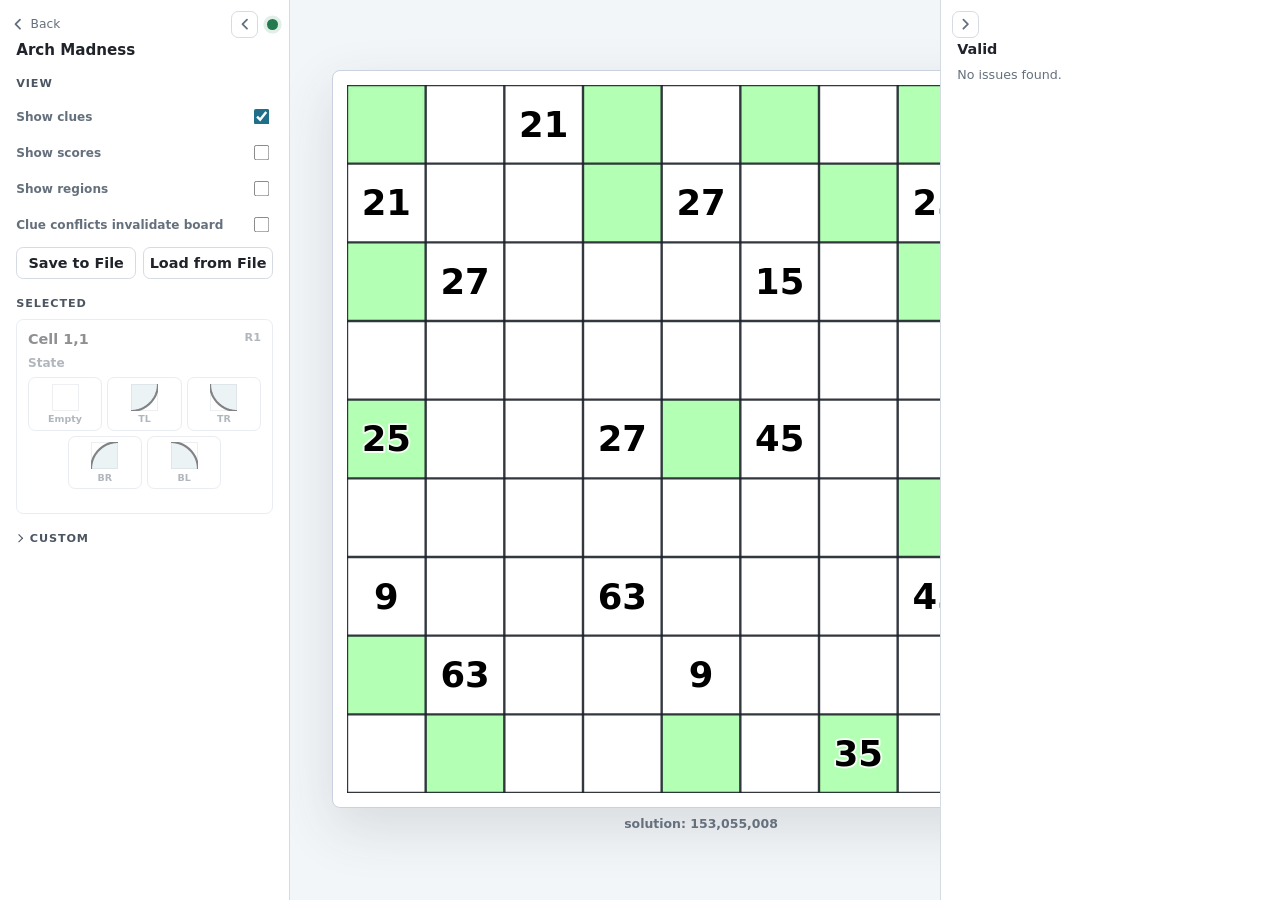
<file: 05_26_arch_madness/arch_madness.html>
<!doctype html>
<html lang="en">
<head>
  <meta charset="utf-8">
  <meta name="viewport" content="width=device-width, initial-scale=1">
  <title>Arch Madness</title>
  <link rel="stylesheet" href="./arch_madness.css">
</head>
<body>
  <div class="app" id="app">
    <aside class="side left" id="leftPanel">
      <div class="side-bar">
        <a href="index.html" class="back-arrow" aria-label="Back to index">
          <svg viewBox="0 0 16 16" fill="none" stroke="currentColor" stroke-width="2" stroke-linecap="round" stroke-linejoin="round"><polyline points="10,3 5,8 10,13"/></svg>
          <span>Back</span>
        </a>
        <button class="collapse-toggle" id="collapseLeft" type="button" aria-label="Collapse left panel">
          <svg viewBox="0 0 16 16" fill="none" stroke="currentColor" stroke-width="2" stroke-linecap="round" stroke-linejoin="round"><polyline points="10,3 5,8 10,13"/></svg>
        </button>
        <span id="statusDot" class="status-dot" aria-hidden="true"></span>
      </div>
      <div class="side-content">
        <div class="brand">
          <h1>Arch Madness</h1>
        </div>

        <section>
          <h2>View</h2>
          <div class="toggle-row">
            <label for="showClues">Show clues</label>
            <input id="showClues" type="checkbox">
          </div>
          <div class="toggle-row">
            <label for="showScores">Show scores</label>
            <input id="showScores" type="checkbox">
          </div>
          <div class="toggle-row">
            <label for="showRegions">Show regions</label>
            <input id="showRegions" type="checkbox">
          </div>
          <div class="toggle-row">
            <label for="enforceClues">Clue conflicts invalidate board</label>
            <input id="enforceClues" type="checkbox">
          </div>
          <div class="button-stack">
            <button id="saveFile" type="button">Save to File</button>
            <button id="loadFile" type="button">Load from File</button>
          </div>
          <input id="loadFileInput" type="file" accept=".arcboard" hidden>
        </section>

        <section>
          <h2>Selected</h2>
          <div class="selected-card">
            <div class="selected-title">
              <span id="selectedName">Cell</span>
              <span id="selectedRegion" class="cell-chip">R-</span>
            </div>
            <div class="control">
              <label>State</label>
              <div id="statePicker" class="state-picker"></div>
            </div>
            <div class="control" id="clueControl">
              <label for="selectedClueInput">Clue #</label>
              <input id="selectedClueInput" type="number" step="1" placeholder="empty">
            </div>
          </div>
        </section>

        <section>
          <details class="custom" id="customSection">
            <summary class="custom-summary">Custom</summary>
            <div class="custom-body">
              <div class="control">
                <label for="sizeInput">Grid size</label>
                <div class="row">
                  <input id="sizeInput" class="size-input" type="number" min="1" max="30" value="5">
                  <button id="resizeButton" class="primary" type="button">Build blank grid</button>
                </div>
              </div>
              <div class="toggle-row">
                <label for="editGreen">Add/remove green squares</label>
                <input id="editGreen" type="checkbox">
              </div>
              <div class="toggle-row">
                <label for="editClues">Edit clues</label>
                <input id="editClues" type="checkbox">
              </div>
            </div>
          </details>
        </section>
      </div>
    </aside>

    <main class="board-shell">
      <div class="board-wrap">
        <div class="board-frame">
          <svg id="gridSvg" role="img" aria-label="Arc puzzle grid"></svg>
        </div>
        <div id="solution" class="solution"></div>
      </div>
    </main>

    <aside class="side right" id="rightPanel">
      <div class="side-bar">
        <button class="collapse-toggle" id="collapseRight" type="button" aria-label="Collapse right panel">
          <svg viewBox="0 0 16 16" fill="none" stroke="currentColor" stroke-width="2" stroke-linecap="round" stroke-linejoin="round"><polyline points="6,3 11,8 6,13"/></svg>
        </button>
      </div>
      <div class="side-content">
        <section>
          <div class="status-line">
            <span id="statusWord" class="status-word">Not valid</span>
            <span id="regionCount" class="summary">0 regions</span>
          </div>
          <div id="statusSummary" class="summary"></div>
          <div id="issueList" class="issue-list"></div>
        </section>

        <section id="regionsPanel">
          <h2>Regions</h2>
          <div id="regionList" class="region-list"></div>
        </section>
      </div>
    </aside>
  </div>

  <div id="winModal" class="win-modal" hidden>
    <div class="win-box">
      <h2 class="win-title">Congratulations!</h2>
      <p class="win-sub">you're the best :)</p>
      <a class="win-cta" href="arch_madness.html" id="winCta">
        now take on the real challenge
        <svg viewBox="0 0 16 16" fill="none" stroke="currentColor" stroke-width="2" stroke-linecap="round" stroke-linejoin="round"><polyline points="6,3 11,8 6,13"/></svg>
      </a>
    </div>
  </div>

  <script src="./arch_madness.js"></script>
</body>
</html>
</file>
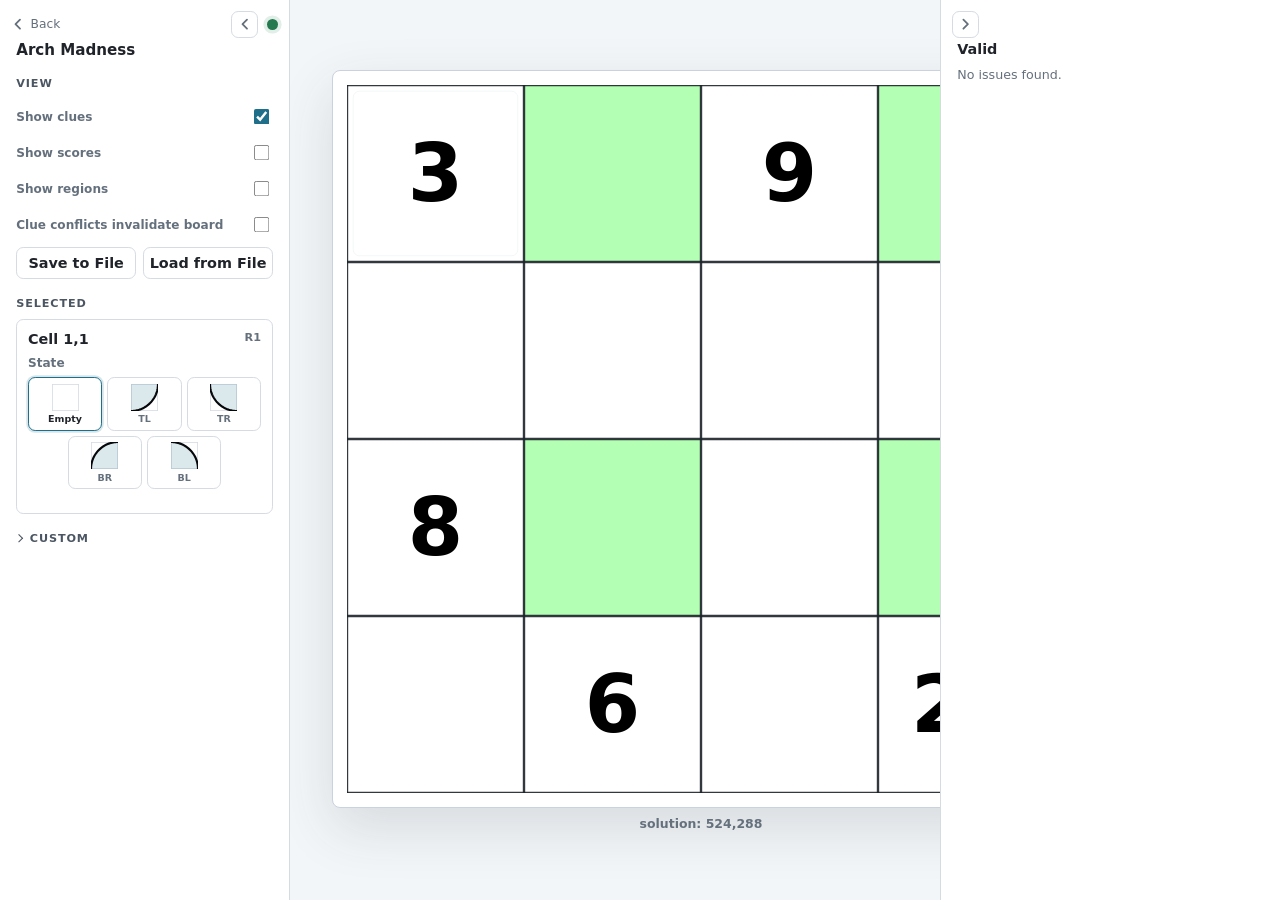
<file: 05_26_arch_madness/tutorial.html>
<!doctype html>
<html lang="en">
<head>
  <meta charset="utf-8">
  <title>Tutorial</title>
  <script>
    localStorage.setItem("arcboard_mode", "tutorial");
    location.replace("arch_madness.html");
  </script>
</head>
<body></body>
</html>
</file>
<file: 05_26_arch_madness/arch_madness.css>
:root {
  color-scheme: light;
  --ink: #20242a;
  --muted: #65707d;
  --line: #d5dbe3;
  --panel: #ffffff;
  --wash: #f4f6f8;
  --accent: #1f6f8b;
  --accent-strong: #15536a;
  --bad: #b73434;
  --good: #24794f;
  --green: #8fcb90;
  --green-dark: #0d5d35;
  --cell-line: #1d232b;
  --rail: 48px;

  /* ---- Board presentation — tweak these freely (also editable in devtools) ---- */
  --cell-empty: #ffffff;                          /* white (unscored) cell fill */
  --arc-color: #05070a;                           /* arc curve stroke */
  --green-fill: #b3ffb4;                          /* green cell, regions off */
  --green-fill-regions: rgba(22, 130, 77, 0.58);  /* green cell, regions on */

  --arc-disk-tint: rgba(31, 111, 139, 0.16);      /* arc disk tint in state previews */

  --cell-label-size: 0.05ex;                      /* board number size (1 = one cell) */
  --label-grey: rgba(0, 0, 0, 1);           /* default number — the hint, or computed score */
  --label-match: #1a9b54;                         /* green when the region matches the hint */
  --label-wrong: #caa500;                         /* yellow when "invalidates" is on and unmet */

  --label-outline: rgba(255, 255, 255, 0.8);      /* halo/outline behind numbers */
  --label-outline-size: 0.05;                     /* halo/outline thickness (1 = one cell) */
  --label-wrong-outline: rgba(40, 33, 0, 0.5);    /* darker halo so yellow stays readable */

  /* region fill palette, cycled by region index */
  --region-0: #f1a25d;
  --region-1: #81bf76;
  --region-2: #6da7df;
  --region-3: #e47795;
  --region-4: #b49adf;
  --region-5: #d8ca5c;
  --region-6: #62bdb6;
  --region-7: #ed7f68;
  --region-8: #8db36a;
  --region-9: #9aa4e8;
  --region-10: #d99fcb;
  --region-11: #70b486;

  font-family:
    Inter, ui-sans-serif, system-ui, -apple-system, BlinkMacSystemFont, "Segoe UI",
    sans-serif;
}

* {
  box-sizing: border-box;
}

html {
    background: #f3f6f8;
}

body {
  margin: 0;
  min-height: 100vh;
  color: var(--ink);
}

.app {
  display: grid;
  grid-template-columns: minmax(240px, 290px) minmax(320px, 1fr) minmax(270px, 340px);
  min-height: 100vh;
}

.app.left-collapsed {
  grid-template-columns: var(--rail) minmax(320px, 1fr) minmax(270px, 340px);
}

.app.right-collapsed {
  grid-template-columns: minmax(240px, 290px) minmax(320px, 1fr) var(--rail);
}

.app.left-collapsed.right-collapsed {
  grid-template-columns: var(--rail) minmax(320px, 1fr) var(--rail);
}

.side {
  background: var(--panel);
  border-color: var(--line);
  overflow: auto;
  position: relative;
  /* Scale the side panels down ~10%, like Chrome's ctrl+-. */
  zoom: 0.9;
}

.side-content {
  padding: 4px 18px 18px;
}

.side-bar {
  display: flex;
  align-items: center;
  padding: 12px 12px 0;
}

.left .side-bar {
  justify-content: flex-end;
  gap: 10px;
}

.back-arrow {
  color: var(--muted);
  display: inline-flex;
  align-items: center;
  justify-content: center;
  gap: 6px;
  min-width: 30px;
  height: 30px;
  flex-shrink: 0;
  margin-right: auto;
  font-size: 0.85rem;
  text-decoration: none;
}

.back-arrow:hover { color: var(--accent); }
.back-arrow svg { width: 16px; height: 16px; }

/* Collapsed desktop rail is only 48px wide — hide the back button entirely. */
.app.left-collapsed .left .back-arrow { display: none; }

.app.left-collapsed .left .side-bar {
  flex-direction: column;
  align-items: center;
  justify-content: flex-start;
  padding: 12px 0;
  gap: 10px;
}

.right .side-bar {
  justify-content: flex-start;
}

.collapse-toggle {
  width: 30px;
  min-height: 30px;
  padding: 0;
  display: flex;
  align-items: center;
  justify-content: center;
  flex-shrink: 0;
  color: var(--muted);
}

.collapse-toggle svg {
  width: 16px;
  height: 16px;
  transition: transform 140ms ease;
}

.left  .collapse-toggle.collapsed svg { transform: scaleX(-1); }
.right .collapse-toggle.collapsed svg { transform: scaleX(-1); }

.app.left-collapsed .left .side-content,
.app.right-collapsed .right .side-content {
  display: none;
}

.app.left-collapsed .left .side-bar,
.app.right-collapsed .right .side-bar {
  padding: 12px 9px;
}

.left {
  border-right: 1px solid var(--line);
}

.right {
  border-left: 1px solid var(--line);
}

.brand {
  display: flex;
  align-items: center;
  justify-content: space-between;
  gap: 12px;
  margin-bottom: 18px;
}

h1 {
  margin: 0;
  font-size: 1.05rem;
  font-weight: 760;
  letter-spacing: 0;
}

h2 {
  margin: 20px 0 10px;
  font-size: 0.78rem;
  font-weight: 760;
  letter-spacing: 0.08em;
  text-transform: uppercase;
  color: #4b5662;
}

/* Collapsible "Custom" section — summary styled to match the h2 headers. */
.custom-summary {
  margin: 20px 0 10px;
  font-size: 0.78rem;
  font-weight: 760;
  letter-spacing: 0.08em;
  text-transform: uppercase;
  color: #4b5662;
  cursor: pointer;
  list-style: none;
  user-select: none;
  display: flex;
  align-items: center;
  gap: 8px;
}

.custom-summary::-webkit-details-marker { display: none; }

.custom-summary::before {
  content: "";
  width: 6px;
  height: 6px;
  border-right: 2px solid currentColor;
  border-bottom: 2px solid currentColor;
  transform: rotate(-45deg);
  transition: transform 140ms ease;
}

.custom[open] .custom-summary::before {
  transform: rotate(45deg);
}

.custom-body {
  display: grid;
  gap: 4px;
}

.status-dot {
  width: 12px;
  height: 12px;
  border-radius: 50%;
  background: var(--bad);
  box-shadow: 0 0 0 4px rgba(183, 52, 52, 0.13);
  flex: 0 0 auto;
}

.status-dot.valid {
  background: var(--good);
  box-shadow: 0 0 0 4px rgba(36, 121, 79, 0.13);
}

.control {
  display: grid;
  gap: 8px;
  margin-bottom: 14px;
}

.row {
  display: flex;
  align-items: center;
  gap: 8px;
}

label {
  font-size: 0.84rem;
  color: var(--muted);
  font-weight: 650;
}

input[type="number"],
input[type="text"],
select {
  width: 100%;
  min-height: 36px;
  border: 1px solid var(--line);
  border-radius: 8px;
  padding: 7px 9px;
  color: var(--ink);
  background: #fff;
  font: inherit;
  outline: none;
}

input[type="number"]:focus,
input[type="text"]:focus,
select:focus {
  border-color: var(--accent);
  box-shadow: 0 0 0 3px rgba(31, 111, 139, 0.13);
}

.size-input {
  max-width: 82px;
}

button {
  min-height: 36px;
  border: 1px solid var(--line);
  border-radius: 8px;
  padding: 7px 10px;
  color: var(--ink);
  background: #fff;
  font: inherit;
  font-weight: 690;
  cursor: pointer;
  transition: 140ms ease;
  transition-property: background, border-color, color, transform;
}

button:hover {
  border-color: #aeb8c5;
  background: #f8fafb;
}

button:active {
  transform: translateY(1px);
}

button.primary {
  color: #fff;
  background: var(--accent);
  border-color: var(--accent);
}

button.primary:hover {
  background: var(--accent-strong);
  border-color: var(--accent-strong);
}

.toggle-row {
  display: flex;
  align-items: center;
  justify-content: space-between;
  gap: 10px;
  min-height: 38px;
  padding: 8px 0;
}

.toggle-row input {
  width: 18px;
  height: 18px;
  accent-color: var(--accent);
}

.button-stack {
  display: grid;
  grid-template-columns: 1fr 1fr;
  gap: 8px;
  margin-top: 4px;
}

.button-stack button {
  padding: 7px 6px;
  white-space: nowrap;
}

.selected-card,
.region-card,
.issue {
  border: 1px solid var(--line);
  border-radius: 8px;
  background: #fff;
}

.selected-card {
  padding: 12px;
}

/* Green cells are locked unless green editing is on — grey out and disable. */
.selected-card.locked {
  opacity: 0.5;
  pointer-events: none;
}

.selected-title {
  display: flex;
  justify-content: space-between;
  gap: 8px;
  margin-bottom: 10px;
  font-weight: 760;
}

.cell-chip {
  color: var(--muted);
  font-weight: 720;
  font-size: 0.78rem;
}

.board-shell {
  position: relative;
  display: grid;
  place-items: center;
  padding: clamp(18px, 4vw, 42px);
  min-width: 0;
  overflow: auto;
}

.board-wrap {
  display: flex;
  flex-direction: column;
  align-items: center;
  gap: 8px;
}

.board-frame {
  width: min(82vmin, 900px);
  max-width: 100%;
  aspect-ratio: 1;
  background: #ffffff;
  border: 1px solid #c9d2de;
  border-radius: 8px;
  box-shadow: 0 20px 55px rgba(40, 54, 70, 0.14);
  padding: clamp(8px, 1.3vw, 14px);
}

#gridSvg {
  width: 100%;
  height: 100%;
  display: block;
  touch-action: manipulation;
  user-select: none;
}

.solution {
  font-size: 0.78rem;
  font-weight: 700;
  color: var(--muted);
  white-space: nowrap;
}

.solution.invalid {
  color: var(--bad);
}

.solution.solved {
  color: var(--good);
  font-weight: 800;
}

.cell-shape,
.green-overlay,
.grid-line,
.cell-hit,
.select-outline,
.issue-outline {
  vector-effect: non-scaling-stroke;
}

.cell-hit {
  fill: transparent;
  cursor: pointer;
}

.cell-hit:hover + .hover-outline {
  opacity: 1;
}

.grid-line {
  stroke: var(--cell-line);
  stroke-width: 2.4;
  opacity: 0.9;
  pointer-events: none;
}

.arc-stroke {
  vector-effect: none;
  fill: none;
  stroke: var(--arc-color);
  stroke-width: 0.14;
  stroke-linecap: round;
  pointer-events: none;
}

.arc-stroke.dangling {
  stroke: var(--bad);
  stroke-width: 0.17;
  stroke-dasharray: 0.16 0.09;
}

.green-overlay {
  fill: var(--green-fill);
}

#gridSvg.show-regions .green-overlay {
  fill: var(--green-fill-regions);
}

.cell-label {
  fill: var(--label-grey);
  font-size: var(--cell-label-size);
  paint-order: stroke;
  stroke: var(--label-outline);
  stroke-width: var(--label-outline-size);
  stroke-linejoin: round;
  text-anchor: middle;
  font-weight: 700;
  pointer-events: none;
  user-select: none;
}

#gridSvg.compact-numbers .cell-label {
  font-size: calc(var(--cell-label-size) / 1.5);
}

.cell-label.match {
  fill: var(--label-match);
  font-weight: 860;
}

.cell-label.wrong {
  fill: var(--label-wrong);
  font-weight: 820;
  stroke: var(--label-wrong-outline);
}

.select-outline {
  fill: none;
  stroke: #0e5f7b;
  stroke-width: 0.055;
  pointer-events: none;
}

.issue-outline {
  fill: none;
  stroke: var(--bad);
  stroke-width: 0.044;
  stroke-dasharray: 0.09 0.05;
  pointer-events: none;
}

.state-picker {
  display: flex;
  flex-wrap: wrap;
  justify-content: center;
  gap: 6px;
}

.state-option {
  /* 3 per row; a partial last row (e.g. when green is hidden) stays centered. */
  flex: 0 0 calc((100% - 12px) / 3);
  display: grid;
  place-items: center;
  gap: 3px;
  min-height: auto;
  padding: 6px 3px;
  font-size: 0.66rem;
  font-weight: 720;
  color: var(--muted);
}

.state-option.active {
  border-color: var(--accent);
  color: var(--ink);
  box-shadow: 0 0 0 2px rgba(31, 111, 139, 0.18);
}

.cell-preview {
  width: 30px;
  height: 30px;
  display: block;
}

.preview-cell {
  stroke: var(--line);
  stroke-width: 0.06;
}

.preview-disk {
  fill: var(--arc-disk-tint);
}

.preview-arc {
  fill: none;
  stroke: var(--arc-color);
  stroke-width: 0.08;
  stroke-linecap: round;
}

.hover-outline {
  fill: none;
  stroke: #111821;
  stroke-width: 0.03;
  opacity: 0;
  pointer-events: none;
}

.status-line {
  display: flex;
  align-items: center;
  justify-content: space-between;
  gap: 12px;
  margin-bottom: 10px;
}

.status-word {
  font-weight: 810;
  font-size: 1rem;
}

.summary {
  color: var(--muted);
  font-size: 0.88rem;
  line-height: 1.4;
}

.issue-list {
  display: grid;
  gap: 8px;
  margin-top: 10px;
}

.issue {
  padding: 9px 10px;
  border-color: rgba(183, 52, 52, 0.3);
  background: #fff8f8;
  color: #6e2424;
  font-size: 0.84rem;
  line-height: 1.35;
}

.region-list {
  display: grid;
  gap: 8px;
  margin-top: 10px;
}

.region-card {
  display: grid;
  grid-template-columns: 12px 1fr;
  gap: 10px;
  padding: 10px;
}

.swatch {
  width: 12px;
  border-radius: 4px;
  min-height: 100%;
}

.region-head {
  display: flex;
  align-items: baseline;
  justify-content: space-between;
  gap: 8px;
  margin-bottom: 5px;
  font-weight: 790;
}

.region-score {
  color: var(--accent-strong);
  font-size: 0.86rem;
  white-space: nowrap;
}

.metric-grid {
  display: grid;
  grid-template-columns: 1fr 1fr;
  gap: 4px 12px;
  color: var(--muted);
  font-size: 0.82rem;
  line-height: 1.35;
}

.metric-grid strong {
  color: var(--ink);
  font-weight: 740;
}

.empty-note {
  color: var(--muted);
  font-size: 0.88rem;
  padding: 10px 0;
}

@media (min-width: 1021px) {
  .app {
    height: 100vh;
  }

  .side,
  .board-shell {
    min-height: 0;
  }
}

@media (max-width: 1020px) {
  .app {
    grid-template-columns: 260px minmax(320px, 1fr);
  }

  .right {
    grid-column: 1 / -1;
    border-left: 0;
    border-top: 1px solid var(--line);
    max-height: 42vh;
  }
}

@media (max-width: 720px) {
  .app {
    display: block;
  }

  .left,
  .right {
    border: 0;
    border-bottom: 1px solid var(--line);
  }

  .board-shell {
    min-height: 58vh;
  }

  .board-frame {
    width: min(94vw, 94vh);
  }

  /* On mobile the left panel stacks vertically and defaults to collapsed, so
     flip the toggle arrow direction to match that orientation. */
  .left .collapse-toggle svg { transform: scaleX(-1); }
  .left .collapse-toggle.collapsed svg { transform: none; }

  /* The panel is full-width on mobile even when collapsed, so keep the button. */
  .app.left-collapsed .left .back-arrow { display: inline-flex; }
}

/* ---- Win modal ---- */
@keyframes win-fade {
  from { opacity: 0; }
  to   { opacity: 1; }
}

.win-modal {
  position: fixed;
  inset: 0;
  display: flex;
  align-items: center;
  justify-content: center;
  z-index: 1000;
  animation: win-fade 1.8s ease both;
}

.win-modal[hidden] { display: none; }

.win-box {
  background: rgba(180, 255, 185, 0.55);
  border-radius: 20px;
  padding: 48px 52px 40px;
  text-align: center;
  display: flex;
  flex-direction: column;
  align-items: center;
  gap: 10px;
}

.win-title {
  margin: 0;
  font-size: 2.8rem;
  font-weight: 860;
  letter-spacing: -0.02em;
  color: #0d3d1a;
}

.win-sub {
  margin: 0;
  font-size: 1.15rem;
  color: #1a5c2a;
  font-weight: 500;
}

.win-cta {
  margin-top: 24px;
  display: inline-flex;
  align-items: center;
  gap: 6px;
  padding: 13px 24px;
  background: rgba(22, 130, 77, 0.75);
  color: #fff;
  border-radius: 10px;
  text-decoration: none;
  font-size: 0.97rem;
  font-weight: 700;
  transition: background 140ms ease;
}

.win-cta svg {
  width: 16px;
  height: 16px;
  flex-shrink: 0;
}

.win-cta:hover {
  background: rgba(22, 130, 77, 0.95);
}
</file>
